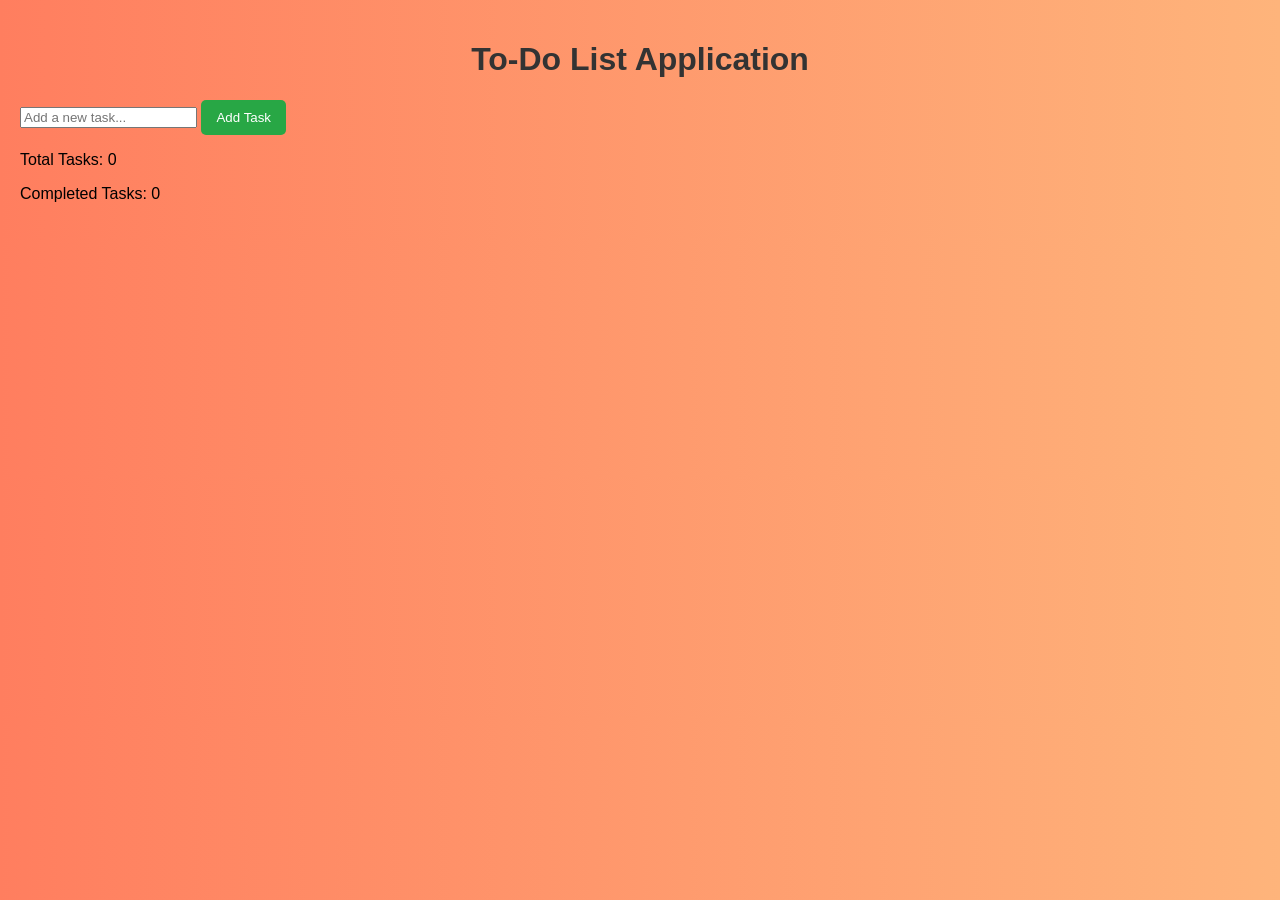
<file: index.html>
<!DOCTYPE html>
<html lang="en">
<head>
    <meta charset="UTF-8">
    <meta name="viewport" content="width=device-width, initial-scale=1.0">
    <link rel="stylesheet" href="styles.css">
    <title>To-Do List Application</title>
</head>
<body>
    <div class="container">
        <h1>To-Do List Application</h1>
        <input type="text" id="taskInput" placeholder="Add a new task...">
        <button id="addTask">Add Task</button>
        <ul id="taskList"></ul>
        <div id="stats"><p id="totalTasks">Total Tasks: 0</p><p id="completedTasks">Completed Tasks: 0</p></div>
    </div>
    <script src="script.js"></script>
</body>
</html>
</file>
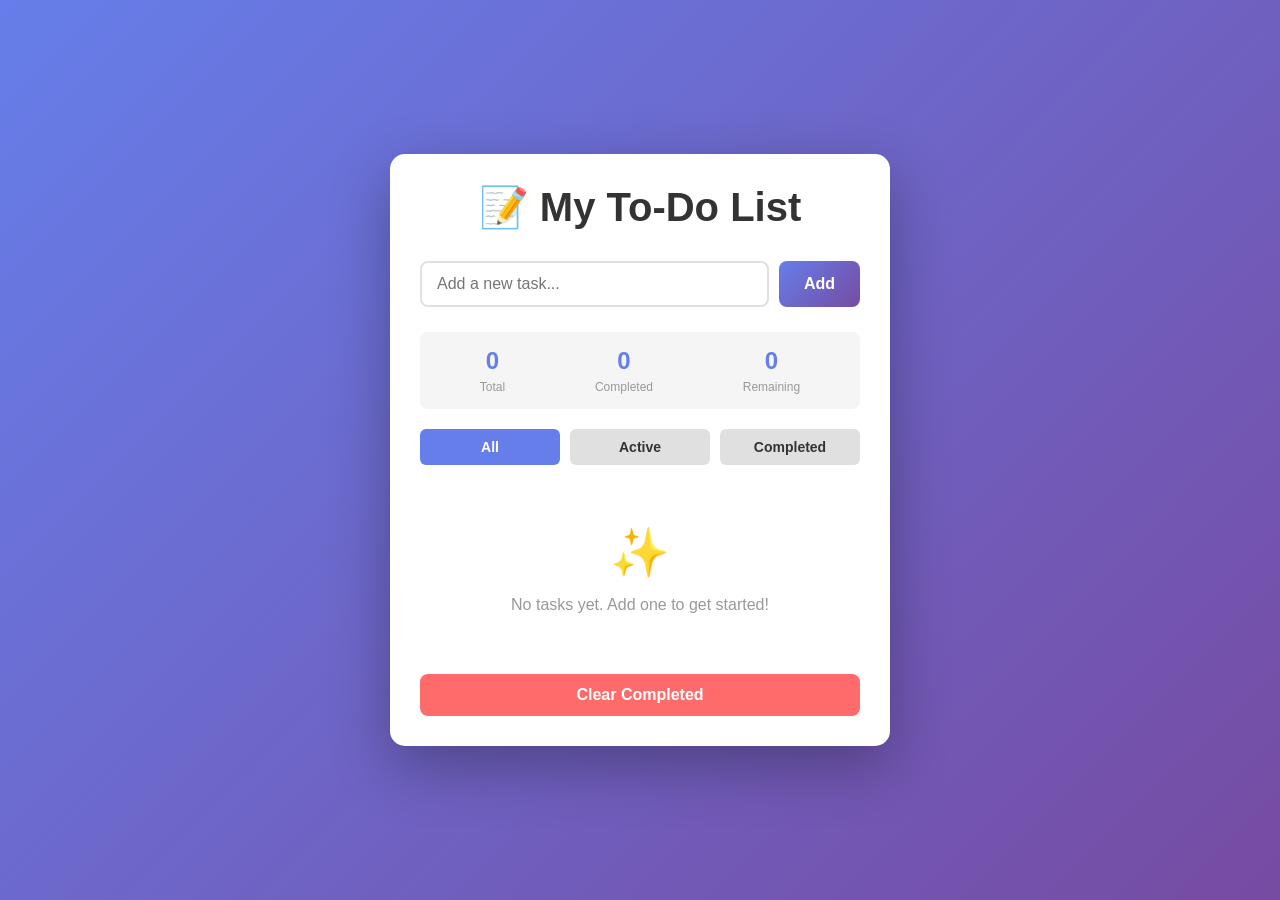
<file: todo-app.html>
<!DOCTYPE html>
<html lang="en">
<head>
    <meta charset="UTF-8">
    <meta name="viewport" content="width=device-width, initial-scale=1.0">
    <title>To-Do List Application</title>
    <style>
        * {
            margin: 0;
            padding: 0;
            box-sizing: border-box;
        }

        body {
            font-family: 'Segoe UI', Tahoma, Geneva, Verdana, sans-serif;
            background: linear-gradient(135deg, #667eea 0%, #764ba2 100%);
            min-height: 100vh;
            display: flex;
            justify-content: center;
            align-items: center;
            padding: 20px;
        }

        .container {
            background: white;
            border-radius: 15px;
            box-shadow: 0 20px 60px rgba(0, 0, 0, 0.3);
            max-width: 500px;
            width: 100%;
            padding: 30px;
        }

        h1 {
            color: #333;
            margin-bottom: 30px;
            text-align: center;
            font-size: 2.5em;
        }

        .input-container {
            display: flex;
            gap: 10px;
            margin-bottom: 25px;
        }

        #todoInput {
            flex: 1;
            padding: 12px 15px;
            border: 2px solid #e0e0e0;
            border-radius: 8px;
            font-size: 16px;
            transition: border-color 0.3s;
        }

        #todoInput:focus {
            outline: none;
            border-color: #667eea;
        }

        button {
            padding: 12px 25px;
            background: linear-gradient(135deg, #667eea 0%, #764ba2 100%);
            color: white;
            border: none;
            border-radius: 8px;
            cursor: pointer;
            font-size: 16px;
            font-weight: 600;
            transition: transform 0.2s, box-shadow 0.2s;
        }

        button:hover {
            transform: translateY(-2px);
            box-shadow: 0 10px 20px rgba(102, 126, 234, 0.4);
        }

        button:active {
            transform: translateY(0);
        }

        .stats {
            display: flex;
            justify-content: space-around;
            margin-bottom: 20px;
            padding: 15px;
            background: #f5f5f5;
            border-radius: 8px;
        }

        .stat {
            text-align: center;
        }

        .stat-number {
            font-size: 24px;
            font-weight: bold;
            color: #667eea;
        }

        .stat-label {
            font-size: 12px;
            color: #999;
            margin-top: 5px;
        }

        #todoList {
            list-style: none;
        }

        .todo-item {
            display: flex;
            align-items: center;
            gap: 15px;
            padding: 15px;
            background: #f9f9f9;
            border-radius: 8px;
            margin-bottom: 10px;
            transition: all 0.3s;
            border-left: 4px solid #667eea;
        }

        .todo-item:hover {
            background: #f0f0f0;
            transform: translateX(5px);
        }

        .todo-item.completed {
            opacity: 0.6;
            border-left-color: #4caf50;
        }

        .todo-item.completed .todo-text {
            text-decoration: line-through;
            color: #999;
        }

        input[type="checkbox"] {
            width: 20px;
            height: 20px;
            cursor: pointer;
            accent-color: #667eea;
        }

        .todo-text {
            flex: 1;
            color: #333;
            word-break: break-word;
        }

        .delete-btn {
            background: #ff6b6b;
            color: white;
            border: none;
            padding: 8px 12px;
            border-radius: 6px;
            cursor: pointer;
            font-size: 14px;
            transition: background 0.3s;
        }

        .delete-btn:hover {
            background: #ee5a52;
        }

        .empty-state {
            text-align: center;
            padding: 40px 20px;
            color: #999;
        }

        .empty-state-icon {
            font-size: 48px;
            margin-bottom: 15px;
        }

        .filter-container {
            display: flex;
            gap: 10px;
            margin-bottom: 20px;
        }

        .filter-btn {
            flex: 1;
            padding: 10px;
            background: #e0e0e0;
            color: #333;
            border: none;
            border-radius: 6px;
            cursor: pointer;
            transition: all 0.3s;
            font-size: 14px;
        }

        .filter-btn.active {
            background: #667eea;
            color: white;
        }

        .clear-all-btn {
            width: 100%;
            background: #ff6b6b;
            margin-top: 20px;
        }
    </style>
</head>
<body>
    <div class="container">
        <h1>📝 My To-Do List</h1>
        
        <div class="input-container">
            <input 
                type="text" 
                id="todoInput" 
                placeholder="Add a new task..." 
                autocomplete="off"
            >
            <button id="addBtn">Add</button>
        </div>

        <div class="stats">
            <div class="stat">
                <div class="stat-number" id="totalCount">0</div>
                <div class="stat-label">Total</div>
            </div>
            <div class="stat">
                <div class="stat-number" id="completedCount">0</div>
                <div class="stat-label">Completed</div>
            </div>
            <div class="stat">
                <div class="stat-number" id="remainingCount">0</div>
                <div class="stat-label">Remaining</div>
            </div>
        </div>

        <div class="filter-container">
            <button class="filter-btn active" data-filter="all">All</button>
            <button class="filter-btn" data-filter="active">Active</button>
            <button class="filter-btn" data-filter="completed">Completed</button>
        </div>

        <div id="emptyState" class="empty-state" style="display: none;">
            <div class="empty-state-icon">✨</div>
            <p>No tasks yet. Add one to get started!</p>
        </div>

        <ul id="todoList"></ul>

        <button class="clear-all-btn" id="clearBtn">Clear Completed</button>
    </div>

    <script>
        // DOM Elements
        const todoInput = document.getElementById('todoInput');
        const addBtn = document.getElementById('addBtn');
        const todoList = document.getElementById('todoList');
        const clearBtn = document.getElementById('clearBtn');
        const emptyState = document.getElementById('emptyState');
        const filterBtns = document.querySelectorAll('.filter-btn');
        const totalCount = document.getElementById('totalCount');
        const completedCount = document.getElementById('completedCount');
        const remainingCount = document.getElementById('remainingCount');

        // State
        let todos = [];
        let currentFilter = 'all';

        // Initialize
        function init() {
            loadTodos();
            renderTodos();
            attachEventListeners();
        }

        // Load from localStorage
        function loadTodos() {
            const saved = localStorage.getItem('todos');
            todos = saved ? JSON.parse(saved) : [];
        }

        // Save to localStorage
        function saveTodos() {
            localStorage.setItem('todos', JSON.stringify(todos));
        }

        // Add new todo
        function addTodo() {
            const text = todoInput.value.trim();
            if (!text) {
                alert('Please enter a task!');
                return;
            }

            const todo = {
                id: Date.now(),
                text: text,
                completed: false,
                createdAt: new Date().toLocaleString()
            };

            todos.push(todo);
            saveTodos();
            renderTodos();
            todoInput.value = '';
            todoInput.focus();
        }

        // Delete todo
        function deleteTodo(id) {
            todos = todos.filter(todo => todo.id !== id);
            saveTodos();
            renderTodos();
        }

        // Toggle todo completion
        function toggleTodo(id) {
            todos = todos.map(todo =>
                todo.id === id ? { ...todo, completed: !todo.completed } : todo
            );
            saveTodos();
            renderTodos();
        }

        // Clear completed todos
        function clearCompleted() {
            if (confirm('Are you sure you want to delete all completed tasks?')) {
                todos = todos.filter(todo => !todo.completed);
                saveTodos();
                renderTodos();
            }
        }

        // Filter todos
        function getFilteredTodos() {
            switch (currentFilter) {
                case 'active':
                    return todos.filter(todo => !todo.completed);
                case 'completed':
                    return todos.filter(todo => todo.completed);
                default:
                    return todos;
            }
        }

        // Update stats
        function updateStats() {
            const completed = todos.filter(todo => todo.completed).length;
            const total = todos.length;
            const remaining = total - completed;

            totalCount.textContent = total;
            completedCount.textContent = completed;
            remainingCount.textContent = remaining;
        }

        // Render todos
        function renderTodos() {
            const filtered = getFilteredTodos();
            todoList.innerHTML = '';

            if (filtered.length === 0) {
                emptyState.style.display = 'block';
                todoList.style.display = 'none';
            } else {
                emptyState.style.display = 'none';
                todoList.style.display = 'block';

                filtered.forEach(todo => {
                    const li = document.createElement('li');
                    li.className = `todo-item ${todo.completed ? 'completed' : ''}`;
                    li.innerHTML = `
                        <input 
                            type="checkbox" 
                            ${todo.completed ? 'checked' : ''} 
                            onchange="toggleTodo(${todo.id})"
                        >
                        <span class="todo-text">${escapeHtml(todo.text)}</span>
                        <button class="delete-btn" onclick="deleteTodo(${todo.id})">Delete</button>
                    `;
                    todoList.appendChild(li);
                });
            }

            updateStats();
        }

        // Prevent XSS
        function escapeHtml(text) {
            const div = document.createElement('div');
            div.textContent = text;
            return div.innerHTML;
        }

        // Event listeners
        function attachEventListeners() {
            addBtn.addEventListener('click', addTodo);
            todoInput.addEventListener('keypress', (e) => {
                if (e.key === 'Enter') addTodo();
            });
            clearBtn.addEventListener('click', clearCompleted);

            filterBtns.forEach(btn => {
                btn.addEventListener('click', (e) => {
                    filterBtns.forEach(b => b.classList.remove('active'));
                    e.target.classList.add('active');
                    currentFilter = e.target.dataset.filter;
                    renderTodos();
                });
            });
        }

        // Start app
        init();
    </script>
</body>
</html>
</file>
<file: styles.css>
/* General Styles */
body {
    font-family: Arial, sans-serif;
    background: linear-gradient(to right, #ff7e5f, #feb47b);
    margin: 0;
    padding: 20px;
}

h1 {
    color: #333;
    text-align: center;
}

/* To-Do List Styles */
ul {
    list-style-type: none;
    padding: 0;
}

li {
    background: white;
    margin: 10px 0;
    padding: 15px;
    border-radius: 5px;
    box-shadow: 0 2px 5px rgba(0,0,0,0.1);
    display: flex;
    justify-content: space-between;
    align-items: center;
}

/* Responsive Design */
@media (max-width: 600px) {
    body {
        padding: 10px;
    }
    li {
        flex-direction: column;
        align-items: flex-start;
    }
}

/* Button Styles */
button {
    background-color: #28a745;
    color: white;
    border: none;
    padding: 10px 15px;
    border-radius: 5px;
    cursor: pointer;
    transition: background-color 0.3s;
}

button:hover {
    background-color: #218838;
}
</file>
